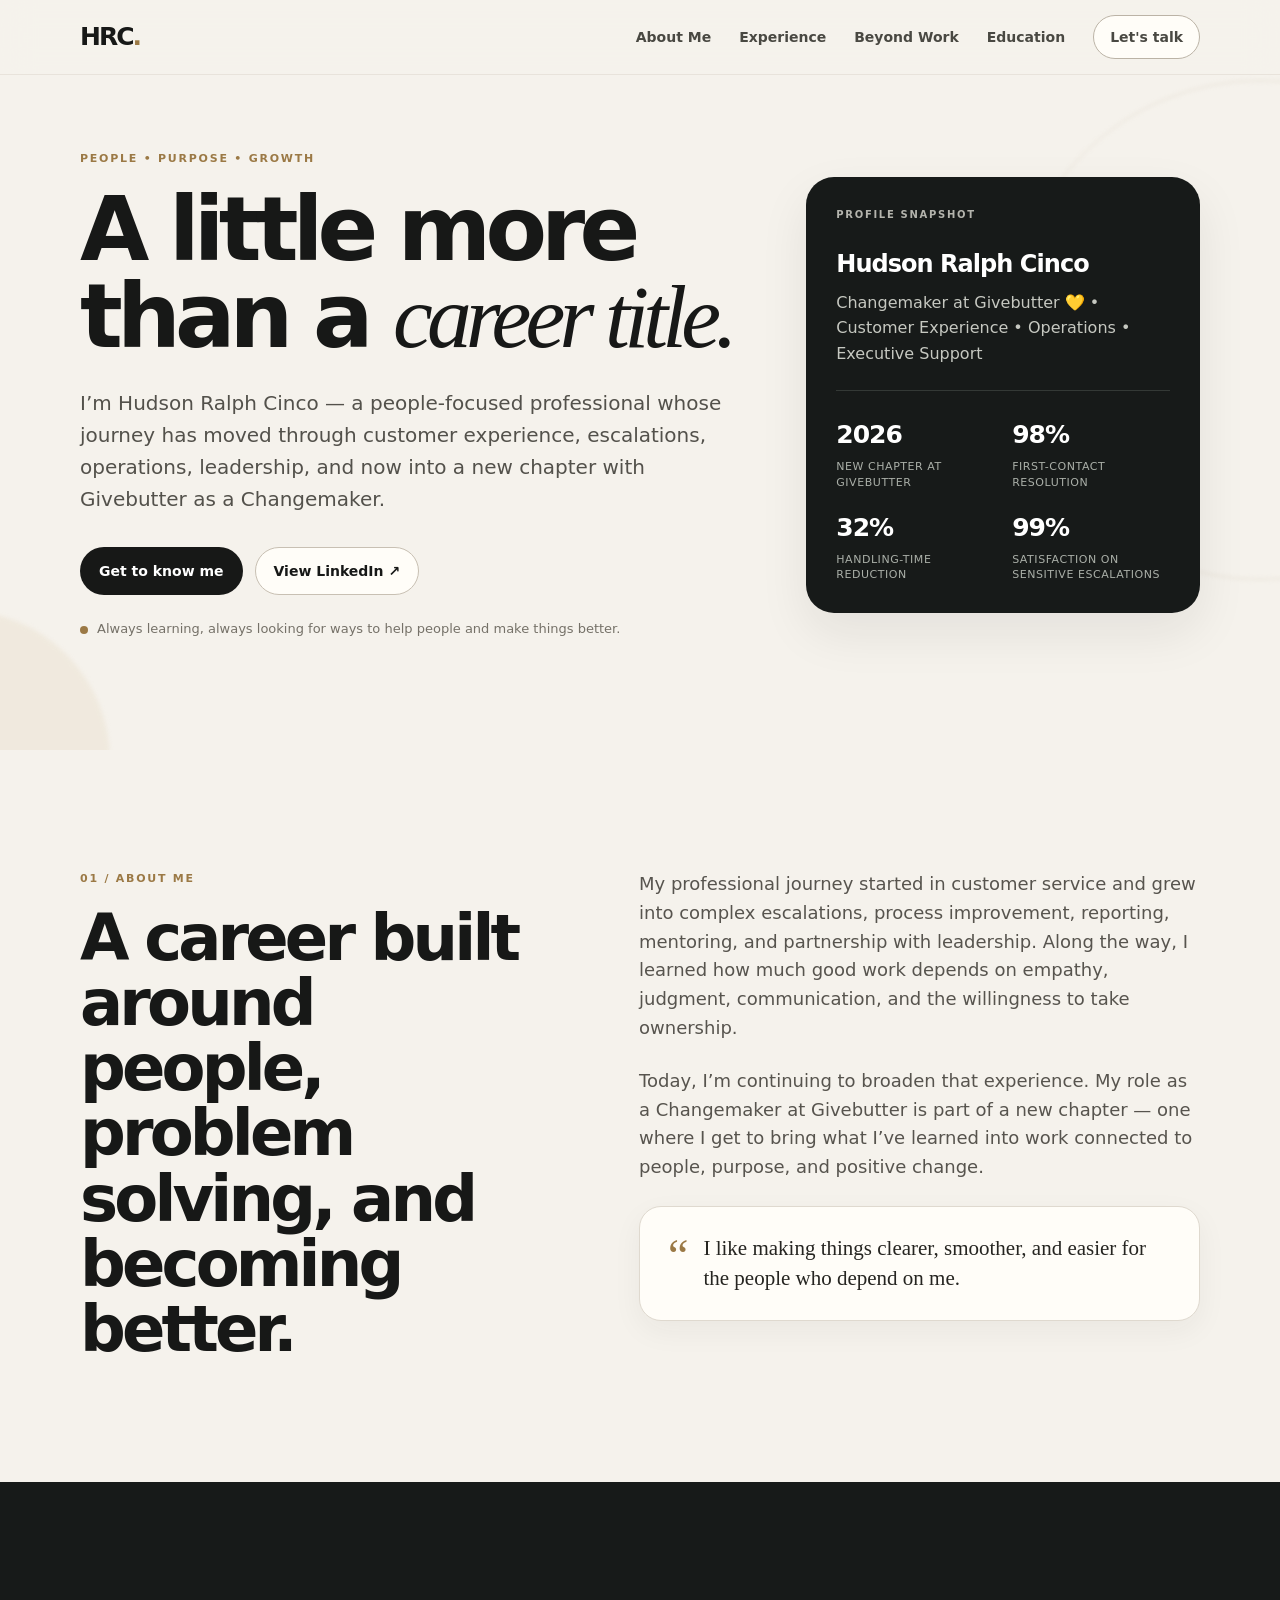
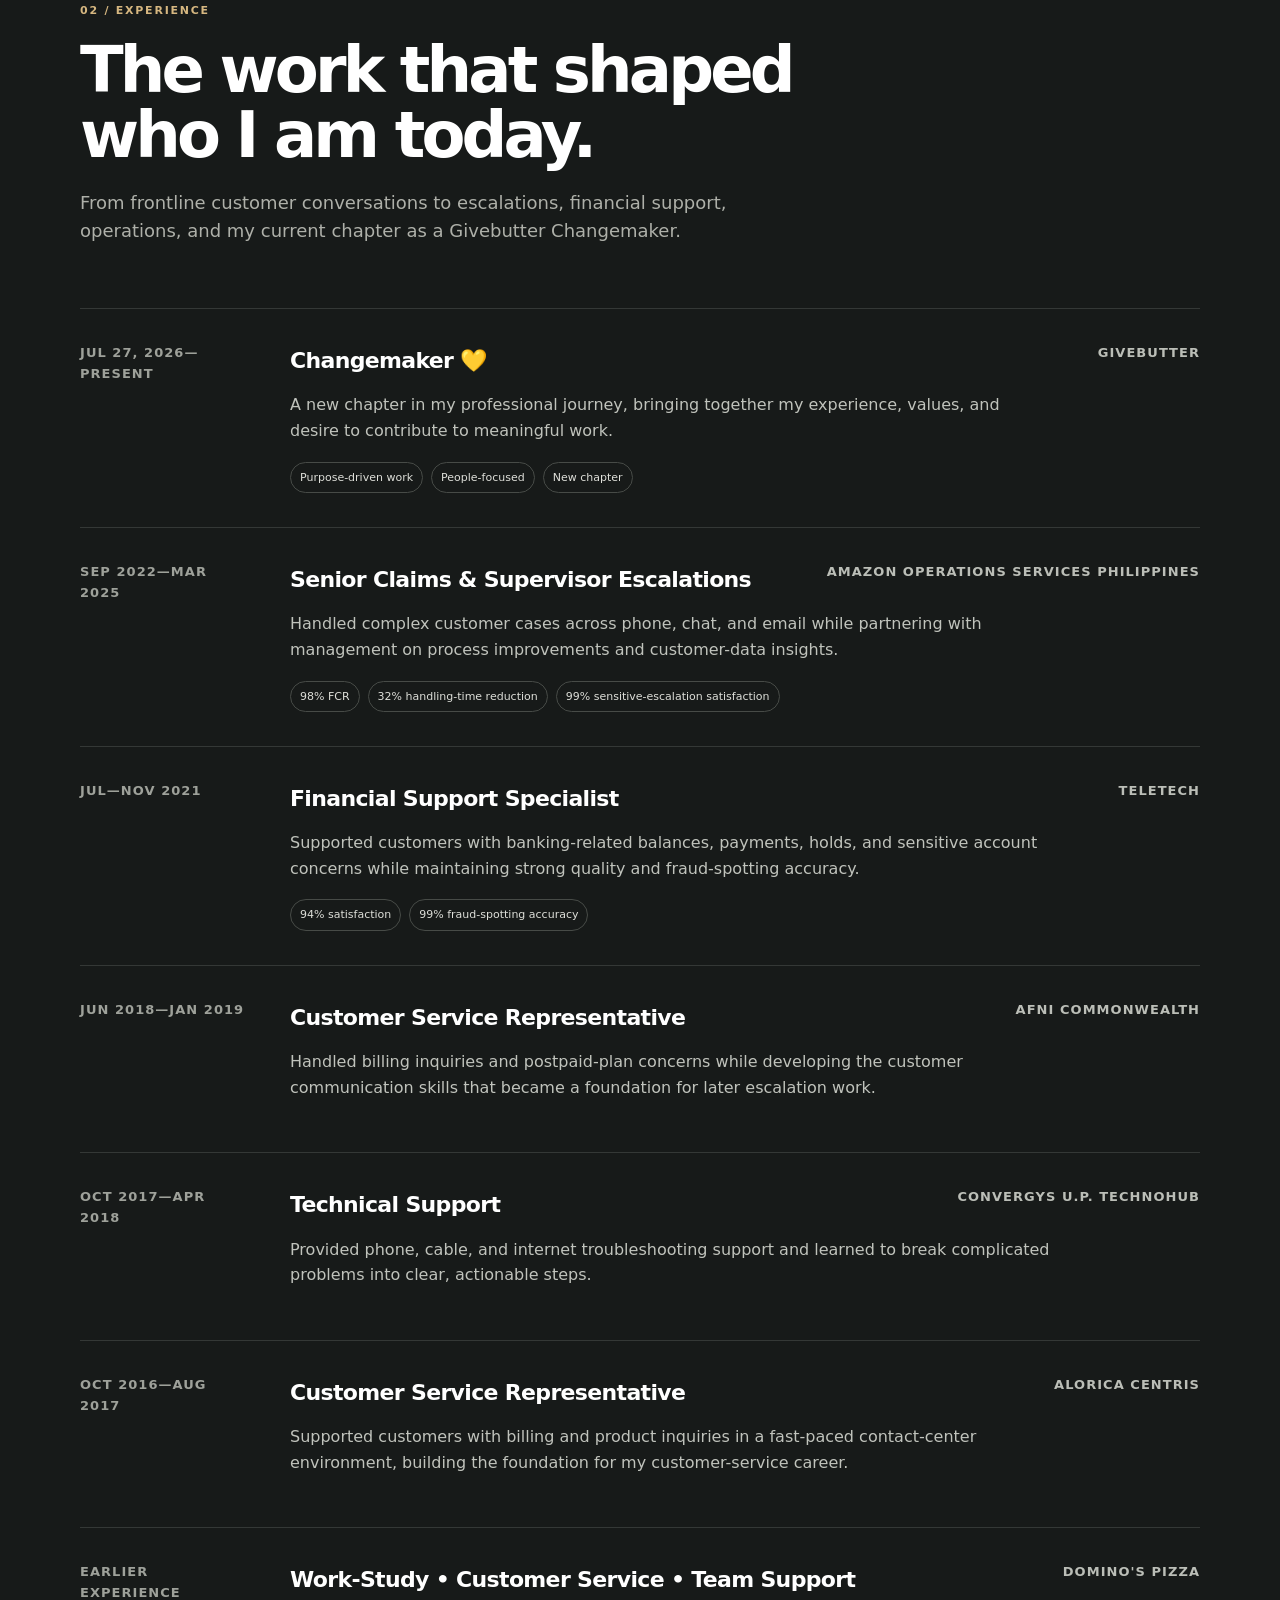
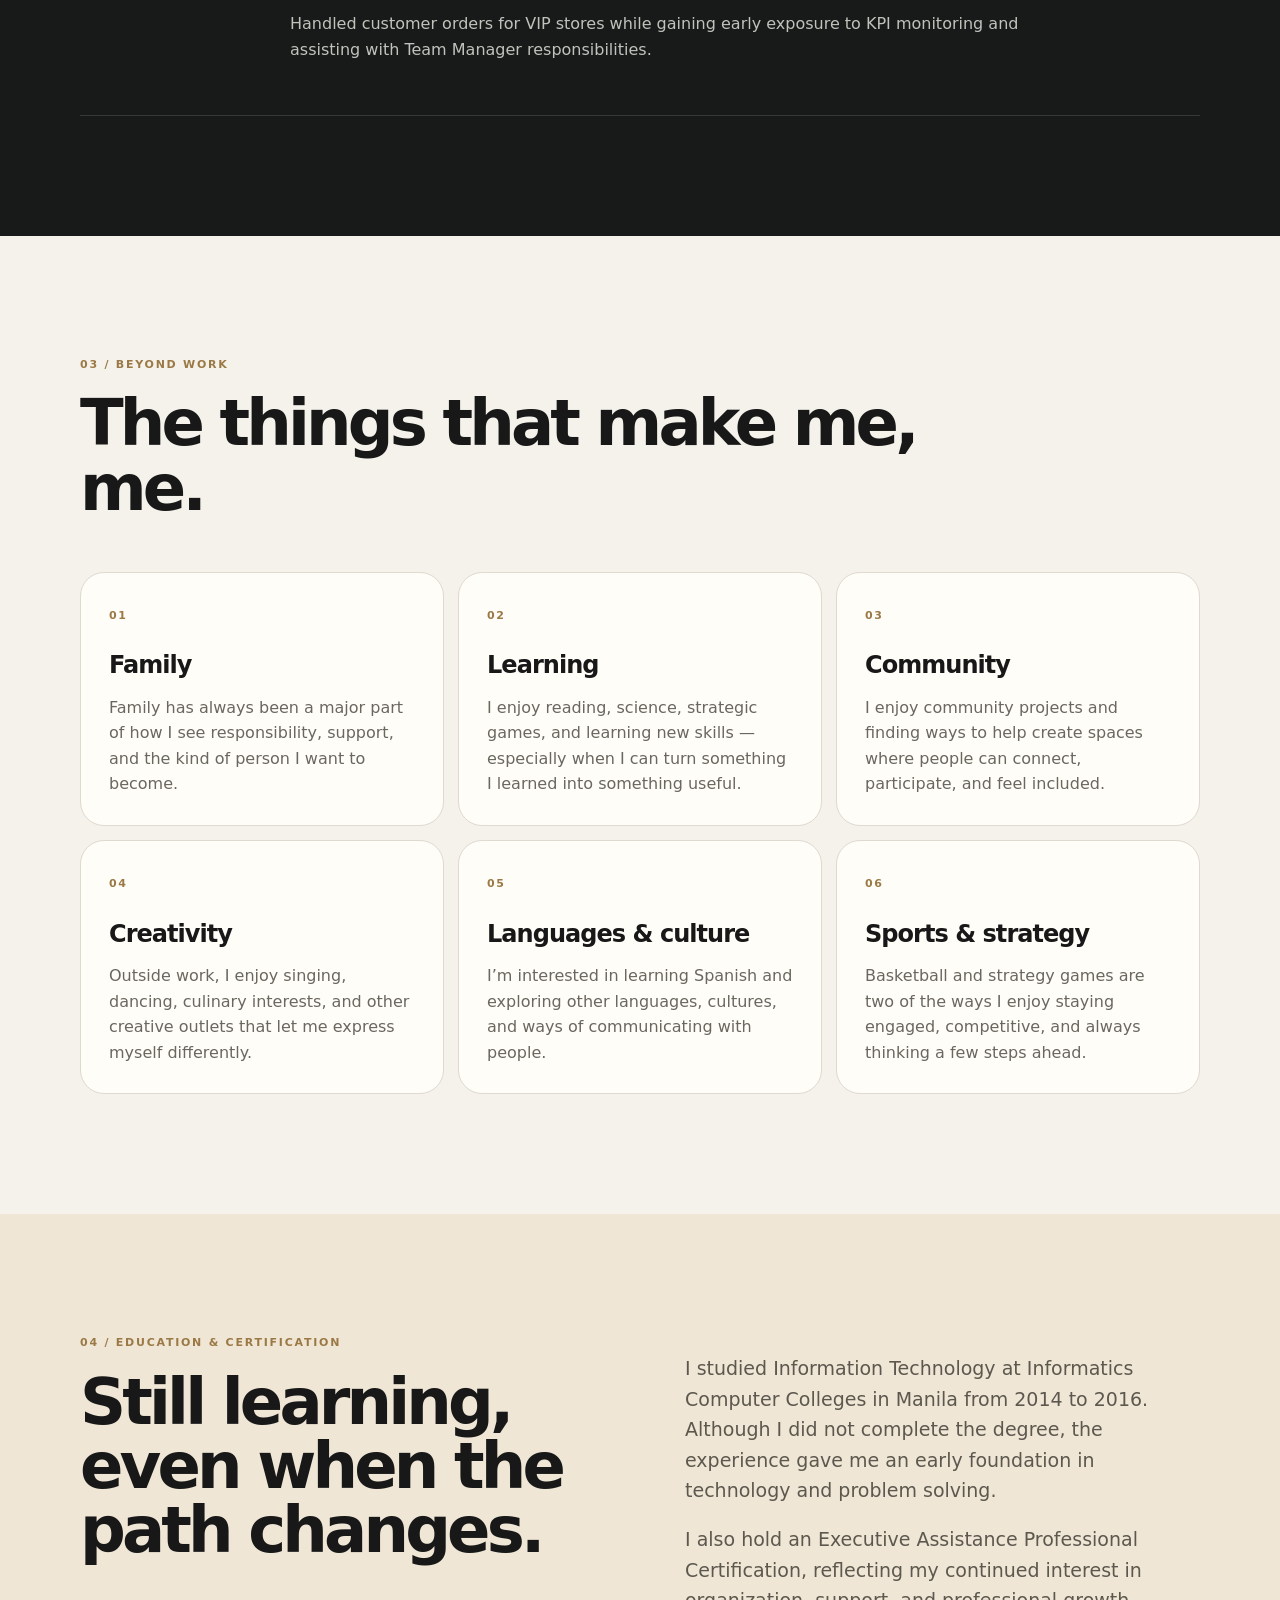
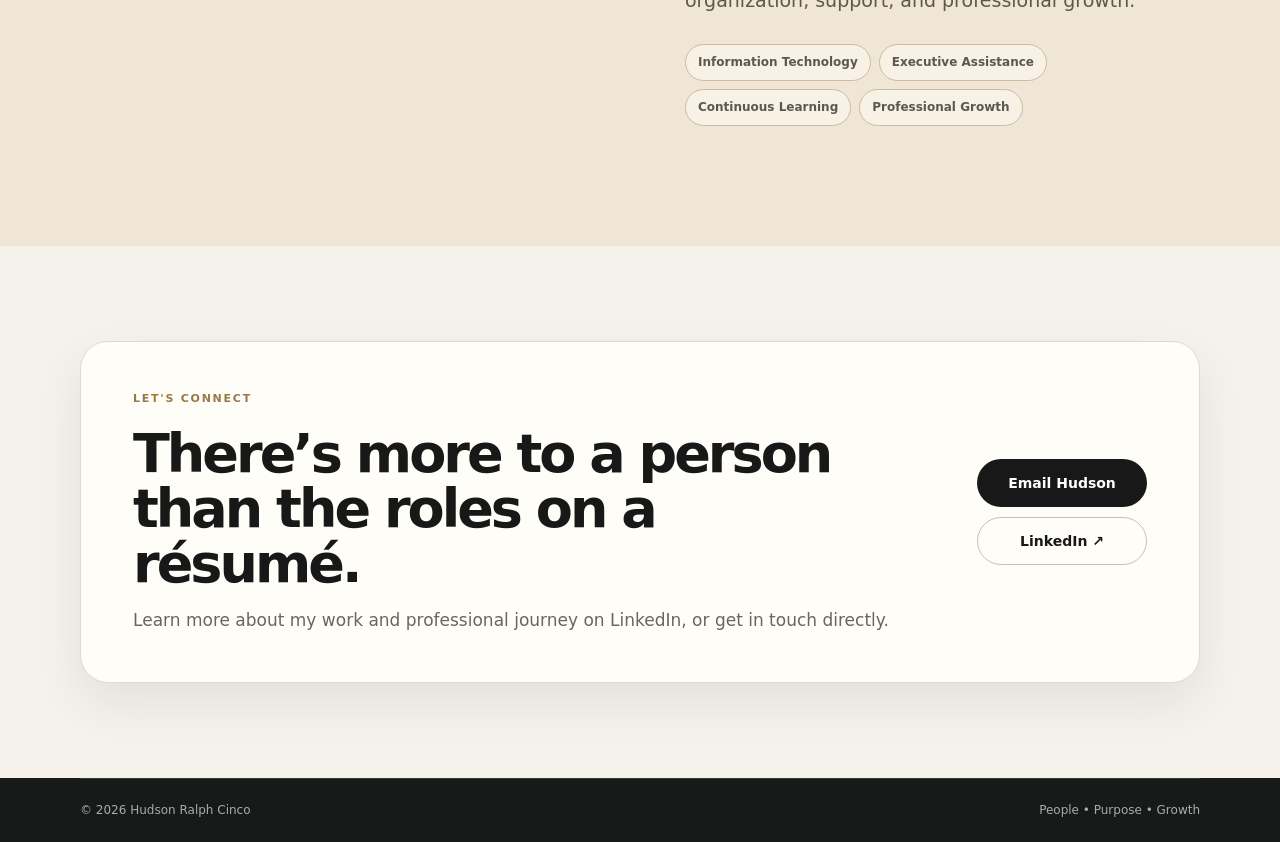
<file: index.html>
<!doctype html>
<html lang="en">
<head>
  <meta charset="utf-8" />
  <meta name="viewport" content="width=device-width, initial-scale=1" />
  <meta name="description" content="Hudson Ralph Cinco — professional experience, personal interests, and the story behind the work." />
  <title>Hudson Ralph Cinco — Personal & Professional</title>
  <link rel="stylesheet" href="styles.css" />
</head>
<body>
  <header class="site-header">
    <div class="container nav-wrap">
      <a class="brand" href="#top" aria-label="Hudson Cinco home">HRC<span>.</span></a>
      <button class="menu-toggle" aria-label="Open menu" aria-expanded="false">☰</button>
      <nav class="nav" aria-label="Primary navigation">
        <a href="#about">About Me</a>
        <a href="#experience">Experience</a>
        <a href="#life">Beyond Work</a>
        <a href="#education">Education</a>
        <a class="nav-cta" href="mailto:hcinco.work@gmail.com">Let's talk</a>
      </nav>
    </div>
  </header>

  <main id="top">
    <section class="hero">
      <div class="hero-orb hero-orb-a"></div>
      <div class="hero-orb hero-orb-b"></div>
      <div class="container hero-grid">
        <div class="hero-copy reveal">
          <p class="eyebrow">PEOPLE • PURPOSE • GROWTH</p>
          <h1>A little more than a <em>career title.</em></h1>
          <p class="hero-lede">
            I’m Hudson Ralph Cinco — a people-focused professional whose journey has moved through customer experience, escalations, operations, leadership, and now into a new chapter with Givebutter as a Changemaker.
          </p>
          <div class="hero-actions">
            <a class="button primary" href="#about">Get to know me</a>
            <a class="button secondary" href="https://www.linkedin.com/in/hudsonralphcinco/" target="_blank" rel="noopener">View LinkedIn ↗</a>
          </div>
          <div class="hero-note">
            <span class="dot"></span>
            Always learning, always looking for ways to help people and make things better.
          </div>
        </div>

        <aside class="hero-card reveal delay-1" aria-label="Profile snapshot">
          <div class="card-label">PROFILE SNAPSHOT</div>
          <h2>Hudson Ralph Cinco</h2>
          <p>Changemaker at Givebutter 💛 • Customer Experience • Operations • Executive Support</p>
          <div class="card-line"></div>
          <div class="mini-grid">
            <div><strong>2026</strong><span>new chapter at Givebutter</span></div>
            <div><strong>98%</strong><span>first-contact resolution</span></div>
            <div><strong>32%</strong><span>handling-time reduction</span></div>
            <div><strong>99%</strong><span>satisfaction on sensitive escalations</span></div>
          </div>
        </aside>
      </div>
    </section>

    <section id="about" class="section light">
      <div class="container split">
        <div class="section-heading reveal">
          <p class="eyebrow">01 / ABOUT ME</p>
          <h2>A career built around people, problem solving, and becoming better.</h2>
        </div>
        <div class="section-copy reveal delay-1">
          <p>
            My professional journey started in customer service and grew into complex escalations, process improvement, reporting, mentoring, and partnership with leadership. Along the way, I learned how much good work depends on empathy, judgment, communication, and the willingness to take ownership.
          </p>
          <p>
            Today, I’m continuing to broaden that experience. My role as a Changemaker at Givebutter is part of a new chapter — one where I get to bring what I’ve learned into work connected to people, purpose, and positive change.
          </p>
          <div class="quote-card">
            <span>“</span>
            <p>I like making things clearer, smoother, and easier for the people who depend on me.</p>
          </div>
        </div>
      </div>
    </section>

    <section id="experience" class="section dark">
      <div class="container">
        <div class="section-heading wide reveal">
          <p class="eyebrow">02 / EXPERIENCE</p>
          <h2>The work that shaped who I am today.</h2>
          <p class="section-intro">From frontline customer conversations to escalations, financial support, operations, and my current chapter as a Givebutter Changemaker.</p>
        </div>

        <div class="timeline">
          <article class="timeline-item reveal">
            <div class="timeline-year">JUL 27, 2026—PRESENT</div>
            <div class="timeline-content">
              <div class="role-topline"><span class="role">Changemaker 💛</span><span class="company">Givebutter</span></div>
              <p>A new chapter in my professional journey, bringing together my experience, values, and desire to contribute to meaningful work.</p>
              <div class="impact-tags"><span>Purpose-driven work</span><span>People-focused</span><span>New chapter</span></div>
            </div>
          </article>

          <article class="timeline-item reveal">
            <div class="timeline-year">SEP 2022—MAR 2025</div>
            <div class="timeline-content">
              <div class="role-topline"><span class="role">Senior Claims & Supervisor Escalations</span><span class="company">Amazon Operations Services Philippines</span></div>
              <p>Handled complex customer cases across phone, chat, and email while partnering with management on process improvements and customer-data insights.</p>
              <div class="impact-tags"><span>98% FCR</span><span>32% handling-time reduction</span><span>99% sensitive-escalation satisfaction</span></div>
            </div>
          </article>

          <article class="timeline-item reveal">
            <div class="timeline-year">JUL—NOV 2021</div>
            <div class="timeline-content">
              <div class="role-topline"><span class="role">Financial Support Specialist</span><span class="company">TeleTech</span></div>
              <p>Supported customers with banking-related balances, payments, holds, and sensitive account concerns while maintaining strong quality and fraud-spotting accuracy.</p>
              <div class="impact-tags"><span>94% satisfaction</span><span>99% fraud-spotting accuracy</span></div>
            </div>
          </article>

          <article class="timeline-item reveal">
            <div class="timeline-year">JUN 2018—JAN 2019</div>
            <div class="timeline-content">
              <div class="role-topline"><span class="role">Customer Service Representative</span><span class="company">AFNI Commonwealth</span></div>
              <p>Handled billing inquiries and postpaid-plan concerns while developing the customer communication skills that became a foundation for later escalation work.</p>
            </div>
          </article>

          <article class="timeline-item reveal">
            <div class="timeline-year">OCT 2017—APR 2018</div>
            <div class="timeline-content">
              <div class="role-topline"><span class="role">Technical Support</span><span class="company">Convergys U.P. TechnoHub</span></div>
              <p>Provided phone, cable, and internet troubleshooting support and learned to break complicated problems into clear, actionable steps.</p>
            </div>
          </article>

          <article class="timeline-item reveal">
            <div class="timeline-year">OCT 2016—AUG 2017</div>
            <div class="timeline-content">
              <div class="role-topline"><span class="role">Customer Service Representative</span><span class="company">Alorica Centris</span></div>
              <p>Supported customers with billing and product inquiries in a fast-paced contact-center environment, building the foundation for my customer-service career.</p>
            </div>
          </article>

          <article class="timeline-item reveal">
            <div class="timeline-year">EARLIER EXPERIENCE</div>
            <div class="timeline-content">
              <div class="role-topline"><span class="role">Work-Study • Customer Service • Team Support</span><span class="company">Domino's Pizza</span></div>
              <p>Handled customer orders for VIP stores while gaining early exposure to KPI monitoring and assisting with Team Manager responsibilities.</p>
            </div>
          </article>
        </div>
      </div>
    </section>

    <section id="life" class="section light">
      <div class="container">
        <div class="section-heading wide reveal">
          <p class="eyebrow">03 / BEYOND WORK</p>
          <h2>The things that make me, me.</h2>
        </div>
        <div class="strength-grid">
          <article class="strength-card reveal"><span class="number">01</span><h3>Family</h3><p>Family has always been a major part of how I see responsibility, support, and the kind of person I want to become.</p></article>
          <article class="strength-card reveal delay-1"><span class="number">02</span><h3>Learning</h3><p>I enjoy reading, science, strategic games, and learning new skills — especially when I can turn something I learned into something useful.</p></article>
          <article class="strength-card reveal delay-2"><span class="number">03</span><h3>Community</h3><p>I enjoy community projects and finding ways to help create spaces where people can connect, participate, and feel included.</p></article>
          <article class="strength-card reveal"><span class="number">04</span><h3>Creativity</h3><p>Outside work, I enjoy singing, dancing, culinary interests, and other creative outlets that let me express myself differently.</p></article>
          <article class="strength-card reveal delay-1"><span class="number">05</span><h3>Languages & culture</h3><p>I’m interested in learning Spanish and exploring other languages, cultures, and ways of communicating with people.</p></article>
          <article class="strength-card reveal delay-2"><span class="number">06</span><h3>Sports & strategy</h3><p>Basketball and strategy games are two of the ways I enjoy staying engaged, competitive, and always thinking a few steps ahead.</p></article>
        </div>
      </div>
    </section>

    <section id="education" class="section accent">
      <div class="container direction-grid">
        <div class="reveal">
          <p class="eyebrow">04 / EDUCATION & CERTIFICATION</p>
          <h2>Still learning, even when the path changes.</h2>
        </div>
        <div class="direction-copy reveal delay-1">
          <p>
            I studied Information Technology at Informatics Computer Colleges in Manila from 2014 to 2016. Although I did not complete the degree, the experience gave me an early foundation in technology and problem solving.
          </p>
          <p>
            I also hold an Executive Assistance Professional Certification, reflecting my continued interest in organization, support, and professional growth.
          </p>
          <div class="target-row">
            <span>Information Technology</span>
            <span>Executive Assistance</span>
            <span>Continuous Learning</span>
            <span>Professional Growth</span>
          </div>
        </div>
      </div>
    </section>

    <section class="section light contact-section">
      <div class="container contact-card reveal">
        <div>
          <p class="eyebrow">LET'S CONNECT</p>
          <h2>There’s more to a person than the roles on a résumé.</h2>
          <p>Learn more about my work and professional journey on LinkedIn, or get in touch directly.</p>
        </div>
        <div class="contact-actions">
          <a class="button primary" href="mailto:hcinco.work@gmail.com">Email Hudson</a>
          <a class="button secondary" href="https://www.linkedin.com/in/hudsonralphcinco/" target="_blank" rel="noopener">LinkedIn ↗</a>
        </div>
      </div>
    </section>
  </main>

  <footer class="footer">
    <div class="container footer-inner">
      <span>© <span id="year"></span> Hudson Ralph Cinco</span>
      <span>People • Purpose • Growth</span>
    </div>
  </footer>

  <script src="script.js"></script>
</body>
</html>
</file>
<file: styles.css>
:root{--bg:#f5f2ec;--paper:#fffdf8;--ink:#171817;--muted:#6d6b65;--line:#dfd9cf;--dark:#171a19;--dark-soft:#202422;--cream:#efe6d6;--accent:#c9a46a;--accent-dark:#9b7945;--shadow:0 20px 50px rgba(20,22,20,.08)}*{box-sizing:border-box}html{scroll-behavior:smooth}body{margin:0;font-family:Inter,ui-sans-serif,system-ui,-apple-system,BlinkMacSystemFont,"Segoe UI",sans-serif;color:var(--ink);background:var(--bg);line-height:1.6}a{color:inherit;text-decoration:none}.container{width:min(1120px,calc(100% - 40px));margin:0 auto}.site-header{position:fixed;inset:0 0 auto;z-index:50;background:rgba(245,242,236,.78);backdrop-filter:blur(16px);border-bottom:1px solid rgba(223,217,207,.6)}.nav-wrap{height:74px;display:flex;align-items:center;justify-content:space-between}.brand{font-weight:900;letter-spacing:-.08em;font-size:25px}.brand span{color:var(--accent-dark)}.nav{display:flex;gap:28px;align-items:center;font-size:14px;font-weight:700;color:#494842}.nav a{transition:color .2s ease}.nav a:hover{color:var(--ink)}.nav-cta{padding:10px 16px;border:1px solid #bbb3a6;border-radius:999px;background:var(--paper)}.menu-toggle{display:none;border:0;background:none;font-size:24px}.hero{position:relative;overflow:hidden;padding:150px 0 110px;background:var(--bg)}.hero-grid{display:grid;grid-template-columns:1.25fr .75fr;gap:70px;align-items:center;position:relative;z-index:1}.hero-copy{max-width:760px}.eyebrow{font-size:11px;letter-spacing:.16em;font-weight:900;color:var(--accent-dark);margin:0 0 18px}h1{font-size:clamp(48px,7vw,90px);line-height:.98;letter-spacing:-.065em;margin:0 0 26px;max-width:870px}h1 em{font-family:Georgia,serif;font-weight:500}.hero-lede{font-size:20px;line-height:1.6;color:#53514b;max-width:680px;margin:0 0 32px}.hero-actions{display:flex;gap:12px;flex-wrap:wrap}.button{display:inline-flex;align-items:center;justify-content:center;min-height:48px;padding:0 18px;border-radius:999px;font-weight:800;font-size:14px;border:1px solid transparent;transition:transform .2s ease,box-shadow .2s ease,background .2s ease}.button:hover{transform:translateY(-2px);box-shadow:0 8px 20px rgba(20,20,20,.08)}.primary{background:var(--ink);color:white}.secondary{background:var(--paper);border-color:#c8c0b3}.hero-note{display:flex;align-items:center;gap:9px;margin-top:24px;font-size:13px;color:#757168}.dot{width:8px;height:8px;border-radius:50%;background:var(--accent-dark);display:inline-block}.hero-card{background:var(--dark);color:white;border-radius:28px;padding:30px;box-shadow:var(--shadow);transform:rotate(2deg)}.card-label{font-size:10px;letter-spacing:.17em;color:#b4b4ad;font-weight:800}.hero-card h2{font-size:24px;letter-spacing:-.04em;margin:22px 0 6px}.hero-card>p{color:#c6c8c1;margin:0}.card-line{height:1px;background:#343936;margin:24px 0}.mini-grid{display:grid;grid-template-columns:1fr 1fr;gap:18px}.mini-grid div{display:flex;flex-direction:column;gap:4px}.mini-grid strong{font-size:25px;letter-spacing:-.04em}.mini-grid span{font-size:11px;line-height:1.4;color:#aaaFA8;text-transform:uppercase;letter-spacing:.05em}.hero-orb{position:absolute;border-radius:50%;filter:blur(2px);opacity:.55}.hero-orb-a{width:500px;height:500px;right:-230px;top:80px;border:1px solid #d2c6b3}.hero-orb-b{width:300px;height:300px;left:-190px;bottom:-160px;background:#ece3d3}.section{padding:120px 0}.light{background:var(--bg)}.dark{background:var(--dark);color:white}.accent{background:var(--cream)}.split{display:grid;grid-template-columns:.9fr 1.1fr;gap:100px}.section-heading h2{font-size:clamp(38px,5vw,64px);line-height:1.02;letter-spacing:-.06em;margin:0}.section-copy{font-size:18px;color:#57544e}.section-copy p{margin-top:0;margin-bottom:24px}.quote-card{background:var(--paper);border:1px solid var(--line);padding:26px 28px;border-radius:22px;display:flex;gap:15px;align-items:flex-start;box-shadow:0 10px 30px rgba(40,38,34,.05)}.quote-card span{font:46px/1 Georgia,serif;color:var(--accent-dark)}.quote-card p{font:21px/1.45 Georgia,serif;color:#262521;margin:0}.wide{max-width:850px}.section-intro{color:#aeb0a9;max-width:650px;font-size:18px;margin:20px 0 0}.dark .eyebrow{color:#d6b780}.timeline{margin-top:62px;border-top:1px solid #343836}.timeline-item{display:grid;grid-template-columns:170px 1fr;gap:40px;padding:34px 0;border-bottom:1px solid #343836}.timeline-year{color:#9ea19a;font-size:13px;font-weight:800;letter-spacing:.08em}.role-topline{display:flex;justify-content:space-between;gap:20px;flex-wrap:wrap}.role{font-size:22px;font-weight:800;letter-spacing:-.03em}.company{font-size:13px;color:#bbbeb7;text-transform:uppercase;letter-spacing:.08em;font-weight:700}.timeline-content p{color:#c0c3bc;margin:14px 0 18px;max-width:760px}.impact-tags{display:flex;gap:8px;flex-wrap:wrap}.impact-tags span{font-size:11px;border:1px solid #474b47;border-radius:999px;padding:6px 9px;color:#dedfd9}.strength-grid{display:grid;grid-template-columns:repeat(3,1fr);gap:14px;margin-top:50px}.strength-card{padding:28px;border:1px solid var(--line);border-radius:24px;background:var(--paper);min-height:230px;transition:transform .25s ease}.strength-card:hover{transform:translateY(-5px)}.number{font-size:11px;letter-spacing:.14em;color:var(--accent-dark);font-weight:900}.strength-card h3{font-size:24px;letter-spacing:-.04em;margin:20px 0 10px}.strength-card p{color:#6a675f;margin:0}.direction-grid{display:grid;grid-template-columns:1fr 1fr;gap:90px;align-items:start}.direction-grid h2{font-size:clamp(42px,5vw,68px);line-height:1;letter-spacing:-.06em;margin:0}.direction-copy{font-size:19px;color:#5d584e}.target-row{display:flex;gap:8px;flex-wrap:wrap;margin-top:28px}.target-row span{padding:8px 12px;border:1px solid #cbbba3;border-radius:999px;font-size:12px;font-weight:800;background:rgba(255,253,248,.45)}.contact-section{padding-top:95px;padding-bottom:95px}.contact-card{background:var(--paper);border:1px solid var(--line);border-radius:28px;padding:48px 52px;display:flex;justify-content:space-between;align-items:center;gap:40px;box-shadow:var(--shadow)}.contact-card h2{font-size:clamp(34px,4.5vw,54px);line-height:1.02;letter-spacing:-.055em;max-width:750px;margin:0 0 16px}.contact-card p:last-child{margin:0;color:#69665f;font-size:17px}.contact-actions{display:flex;flex-direction:column;gap:10px;min-width:170px}.footer{background:var(--dark);color:#a9aca5}.footer-inner{display:flex;justify-content:space-between;gap:20px;padding:22px 0;font-size:12px;border-top:1px solid #343836}.reveal{opacity:0;transform:translateY(18px);transition:opacity .8s ease,transform .8s ease}.reveal.visible{opacity:1;transform:none}.delay-1{transition-delay:.1s}.delay-2{transition-delay:.2s}@media(max-width:900px){.hero-grid,.split,.direction-grid{grid-template-columns:1fr}.hero-grid{gap:48px}.hero{padding-top:125px}.hero-card{max-width:520px;transform:none}.split,.direction-grid{gap:50px}.strength-grid{grid-template-columns:1fr 1fr}.contact-card{flex-direction:column;align-items:flex-start}.contact-actions{flex-direction:row;flex-wrap:wrap}}@media(max-width:700px){.container{width:min(100% - 28px,1120px)}.site-header{background:rgba(245,242,236,.94)}.menu-toggle{display:block}.nav{display:none;position:absolute;top:74px;left:14px;right:14px;padding:16px;background:var(--paper);border:1px solid var(--line);border-radius:18px;box-shadow:var(--shadow);flex-direction:column;align-items:stretch;gap:0}.nav.open{display:flex}.nav a{padding:12px 8px}.nav-cta{text-align:center}.hero{padding-bottom:75px}.section{padding:85px 0}h1{font-size:clamp(47px,14vw,68px)}.hero-lede{font-size:17px}.timeline-item{grid-template-columns:1fr;gap:12px}.timeline-year{font-size:11px}.role{font-size:20px}.strength-grid{grid-template-columns:1fr}.strength-card{min-height:0}.contact-card{padding:34px 28px}.footer-inner{flex-direction:column}.mini-grid{gap:14px}}
</file>
